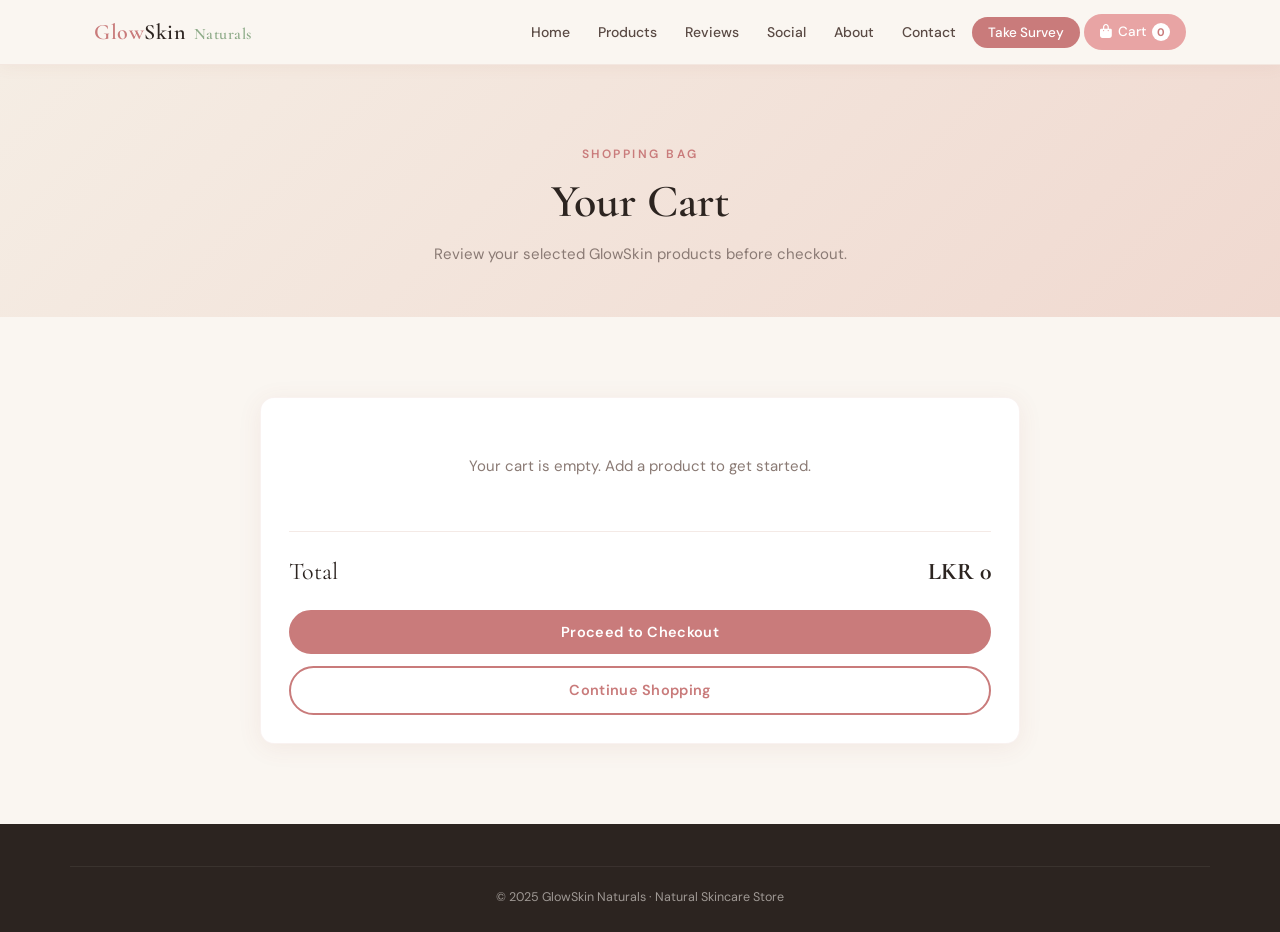
<file: cart.html>
<!DOCTYPE html>
<html lang="en">
<head>
  <meta charset="UTF-8" />
  <meta name="viewport" content="width=device-width, initial-scale=1.0" />
  <title>Your Cart — GlowSkin Naturals</title>

  <script async src="https://www.googletagmanager.com/gtag/js?id=G-S4M1JQSBMB"></script>
  <script>
    window.dataLayer = window.dataLayer || [];
    function gtag(){dataLayer.push(arguments);}
    gtag('js', new Date());
    gtag('config', 'G-S4M1JQSBMB');
  </script>

  <script>
    !function(f,b,e,v,n,t,s)
    {if(f.fbq)return;n=f.fbq=function(){n.callMethod?
    n.callMethod.apply(n,arguments):n.queue.push(arguments)};
    if(!f._fbq)f._fbq=n;n.push=n;n.loaded=!0;n.version='2.0';
    n.queue=[];t=b.createElement(e);t.async=!0;
    t.src=v;s=b.getElementsByTagName(e)[0];
    s.parentNode.insertBefore(t,s)}(window, document,'script',
    'https://connect.facebook.net/en_US/fbevents.js');
    fbq('init', 'META_PIXEL_ID_HERE');
    fbq('track', 'PageView');
  </script>

  <link rel="preconnect" href="https://fonts.googleapis.com">
  <link href="https://fonts.googleapis.com/css2?family=Cormorant+Garamond:wght@400;600;700&family=DM+Sans:wght@300;400;500;600;700&display=swap" rel="stylesheet">
  <link rel="stylesheet" href="https://cdnjs.cloudflare.com/ajax/libs/font-awesome/6.5.1/css/all.min.css">
  <link rel="stylesheet" href="css/style.css" />
  <!-- Google tag (gtag.js) -->
<script async src="https://www.googletagmanager.com/gtag/js?id=G-M2BKKZ3GL2"></script>
<script>
  window.dataLayer = window.dataLayer || [];
  function gtag(){dataLayer.push(arguments);}
  gtag('js', new Date());

  gtag('config', 'G-M2BKKZ3GL2');
</script>
</head>

<body>

<nav class="navbar" id="navbar">
  <div class="nav-inner">
    <a href="index.html" class="nav-logo">
      <span class="logo-glow">Glow</span><span class="logo-skin">Skin</span>
      <span class="logo-nat">Naturals</span>
    </a>

    <button class="nav-toggle" id="navToggle" aria-label="Toggle menu">☰</button>

    <ul class="nav-links" id="navLinks">
      <li><a href="index.html" onclick="closeMenu()">Home</a></li>
      <li><a href="products.html" onclick="closeMenu()">Products</a></li>
      <li><a href="reviews.html" onclick="closeMenu()">Reviews</a></li>
      <li><a href="social.html" onclick="closeMenu()">Social</a></li>
      <li><a href="about.html" onclick="closeMenu()">About</a></li>
      <li><a href="contact.html" onclick="closeMenu()">Contact</a></li>
      <li><a href="https://docs.google.com/forms/d/e/1FAIpQLSfaPi4slLabPhe-GNXSVw2Zmjw1OLrXjboKRof2g9LixX2TIg/viewform?usp=header" target="_blank" class="nav-cta">Take Survey</a></li>
      <li>
        <a href="cart.html" class="nav-cart active-nav">
          <i class="fa-solid fa-bag-shopping"></i>
          Cart <span id="cartCount">0</span>
        </a>
      </li>
    </ul>
  </div>
</nav>

<section class="page-hero">
  <div class="container">
    <span class="section-eyebrow">Shopping Bag</span>
    <h1 class="section-title">Your Cart</h1>
    <p class="section-sub">Review your selected GlowSkin products before checkout.</p>
  </div>
</section>

<section class="section-cart">
  <div class="container">
    <div class="cart-box">
      <div id="cartItems" class="cart-items">
        <p class="empty-cart">Your cart is empty. Add a product to get started.</p>
      </div>

      <div class="cart-summary">
        <div class="cart-total-row">
          <span>Total</span>
          <strong id="cartTotal">LKR 0</strong>
        </div>

        <button class="btn btn-primary checkout-btn" onclick="checkoutCart()">
          Proceed to Checkout
        </button>

        <a href="products.html" class="btn btn-outline checkout-btn" style="margin-top:12px">
          Continue Shopping
        </a>
      </div>
    </div>
  </div>
</section>

<footer class="footer">
  <div class="container footer-bottom">
    <p>© 2025 GlowSkin Naturals · Natural Skincare Store</p>
  </div>
</footer>

<script src="js/main.js"></script>
</body>
</html>
</file>
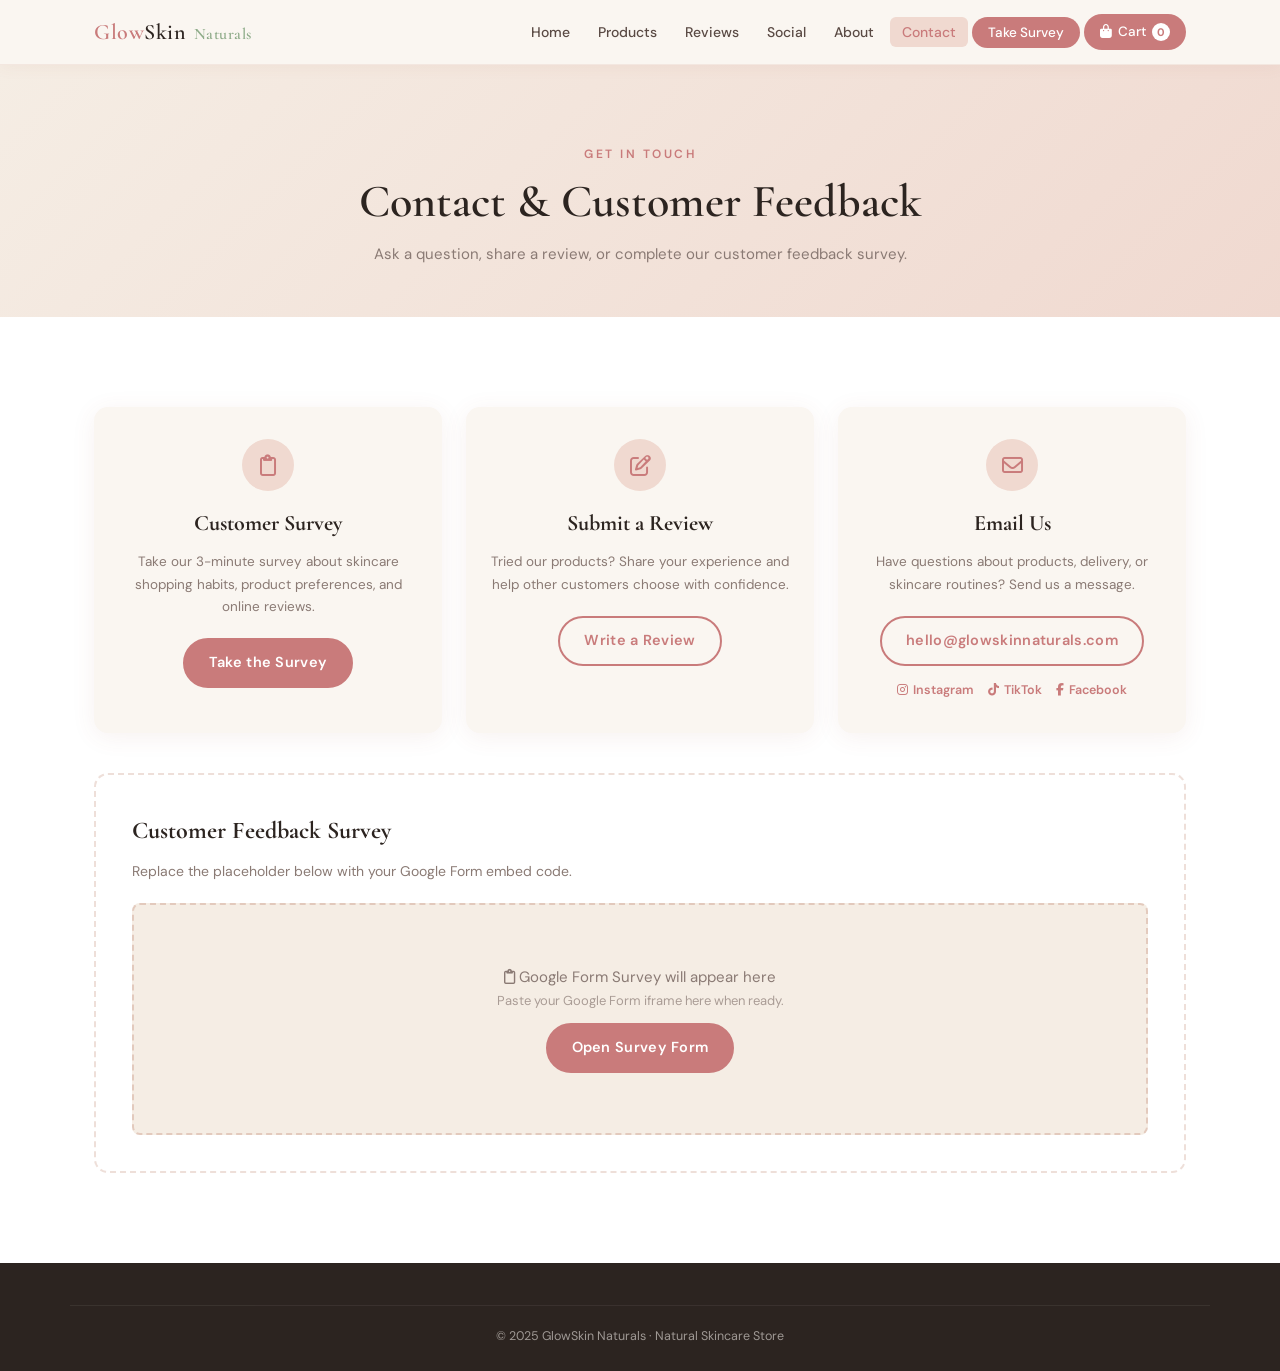
<file: contact.html>
<!DOCTYPE html>
<html lang="en">
<head>
  <meta charset="UTF-8" />
  <meta name="viewport" content="width=device-width, initial-scale=1.0" />
  <title>Contact — GlowSkin Naturals</title>

  <script async src="https://www.googletagmanager.com/gtag/js?id=G-S4M1JQSBMB"></script>
  <script>
    window.dataLayer = window.dataLayer || [];
    function gtag(){dataLayer.push(arguments);}
    gtag('js', new Date());
    gtag('config', 'G-S4M1JQSBMB');
  </script>

  <script>
    !function(f,b,e,v,n,t,s)
    {if(f.fbq)return;n=f.fbq=function(){n.callMethod?
    n.callMethod.apply(n,arguments):n.queue.push(arguments)};
    if(!f._fbq)f._fbq=n;n.push=n;n.loaded=!0;n.version='2.0';
    n.queue=[];t=b.createElement(e);t.async=!0;
    t.src=v;s=b.getElementsByTagName(e)[0];
    s.parentNode.insertBefore(t,s)}(window, document,'script',
    'https://connect.facebook.net/en_US/fbevents.js');
    fbq('init', 'META_PIXEL_ID_HERE');
    fbq('track', 'PageView');
  </script>

  <link rel="preconnect" href="https://fonts.googleapis.com">
  <link href="https://fonts.googleapis.com/css2?family=Cormorant+Garamond:wght@400;600;700&family=DM+Sans:wght@300;400;500;600;700&display=swap" rel="stylesheet">
  <link rel="stylesheet" href="https://cdnjs.cloudflare.com/ajax/libs/font-awesome/6.5.1/css/all.min.css">
  <link rel="stylesheet" href="css/style.css" />
  <!-- Google tag (gtag.js) -->
<script async src="https://www.googletagmanager.com/gtag/js?id=G-M2BKKZ3GL2"></script>
<script>
  window.dataLayer = window.dataLayer || [];
  function gtag(){dataLayer.push(arguments);}
  gtag('js', new Date());

  gtag('config', 'G-M2BKKZ3GL2');
</script>
</head>

<body>

<nav class="navbar" id="navbar">
  <div class="nav-inner">
    <a href="index.html" class="nav-logo">
      <span class="logo-glow">Glow</span><span class="logo-skin">Skin</span>
      <span class="logo-nat">Naturals</span>
    </a>

    <button class="nav-toggle" id="navToggle" aria-label="Toggle menu">☰</button>

    <ul class="nav-links" id="navLinks">
      <li><a href="index.html">Home</a></li>
      <li><a href="products.html">Products</a></li>
      <li><a href="reviews.html">Reviews</a></li>
      <li><a href="social.html">Social</a></li>
      <li><a href="about.html">About</a></li>
      <li><a href="contact.html" class="active-link">Contact</a></li>
      <li><a href="https://docs.google.com/forms/d/e/1FAIpQLSfaPi4slLabPhe-GNXSVw2Zmjw1OLrXjboKRof2g9LixX2TIg/viewform?usp=header" target="_blank" class="nav-cta">Take Survey</a></li>
      <li><a href="cart.html" class="nav-cart"><i class="fa-solid fa-bag-shopping"></i> Cart <span id="cartCount">0</span></a></li>
    </ul>
  </div>
</nav>

<section class="page-hero">
  <div class="container">
    <span class="section-eyebrow">Get in Touch</span>
    <h1 class="section-title">Contact & Customer Feedback</h1>
    <p class="section-sub">Ask a question, share a review, or complete our customer feedback survey.</p>
  </div>
</section>

<section class="section-contact">
  <div class="container">
    <div class="contact-grid">
      <div class="contact-card">
        <div class="contact-icon"><i class="fa-regular fa-clipboard"></i></div>
        <h3>Customer Survey</h3>
        <p>Take our 3-minute survey about skincare shopping habits, product preferences, and online reviews.</p>
        <a href="https://docs.google.com/forms/d/e/1FAIpQLSfaPi4slLabPhe-GNXSVw2Zmjw1OLrXjboKRof2g9LixX2TIg/viewform?usp=header" target="_blank" class="btn btn-primary">Take the Survey</a>
      </div>

      <div class="contact-card">
        <div class="contact-icon"><i class="fa-regular fa-pen-to-square"></i></div>
        <h3>Submit a Review</h3>
        <p>Tried our products? Share your experience and help other customers choose with confidence.</p>
        <a href="https://docs.google.com/forms/d/e/1FAIpQLSfaPi4slLabPhe-GNXSVw2Zmjw1OLrXjboKRof2g9LixX2TIg/viewform?usp=header" target="_blank" class="btn btn-outline">Write a Review</a>
      </div>

      <div class="contact-card">
        <div class="contact-icon"><i class="fa-regular fa-envelope"></i></div>
        <h3>Email Us</h3>
        <p>Have questions about products, delivery, or skincare routines? Send us a message.</p>
        <a href="mailto:hello@glowskinnaturals.com" class="btn btn-outline">hello@glowskinnaturals.com</a>

        <div class="social-links-mini">
          <a href="social.html"><i class="fa-brands fa-instagram"></i> Instagram</a>
          <a href="social.html"><i class="fa-brands fa-tiktok"></i> TikTok</a>
          <a href="social.html"><i class="fa-brands fa-facebook-f"></i> Facebook</a>
        </div>
      </div>
    </div>

    <div class="form-embed-section contact-form-block">
      <h3>Customer Feedback Survey</h3>
      <p class="form-note">
        Replace the placeholder below with your Google Form embed code.
      </p>

      <div class="form-placeholder">
        <p><i class="fa-regular fa-clipboard"></i> Google Form Survey will appear here</p>
        <p style="font-size:13px;opacity:.7">Paste your Google Form iframe here when ready.</p>
        <a href="https://docs.google.com/forms/d/e/1FAIpQLSfaPi4slLabPhe-GNXSVw2Zmjw1OLrXjboKRof2g9LixX2TIg/viewform?usp=header" target="_blank" class="btn btn-primary" style="margin-top:12px">
          Open Survey Form
        </a>
      </div>
    </div>
  </div>
</section>

<footer class="footer">
  <div class="container footer-bottom">
    <p>© 2025 GlowSkin Naturals · Natural Skincare Store</p>
  </div>
</footer>

<script src="js/main.js"></script>
</body>
</html>
</file>
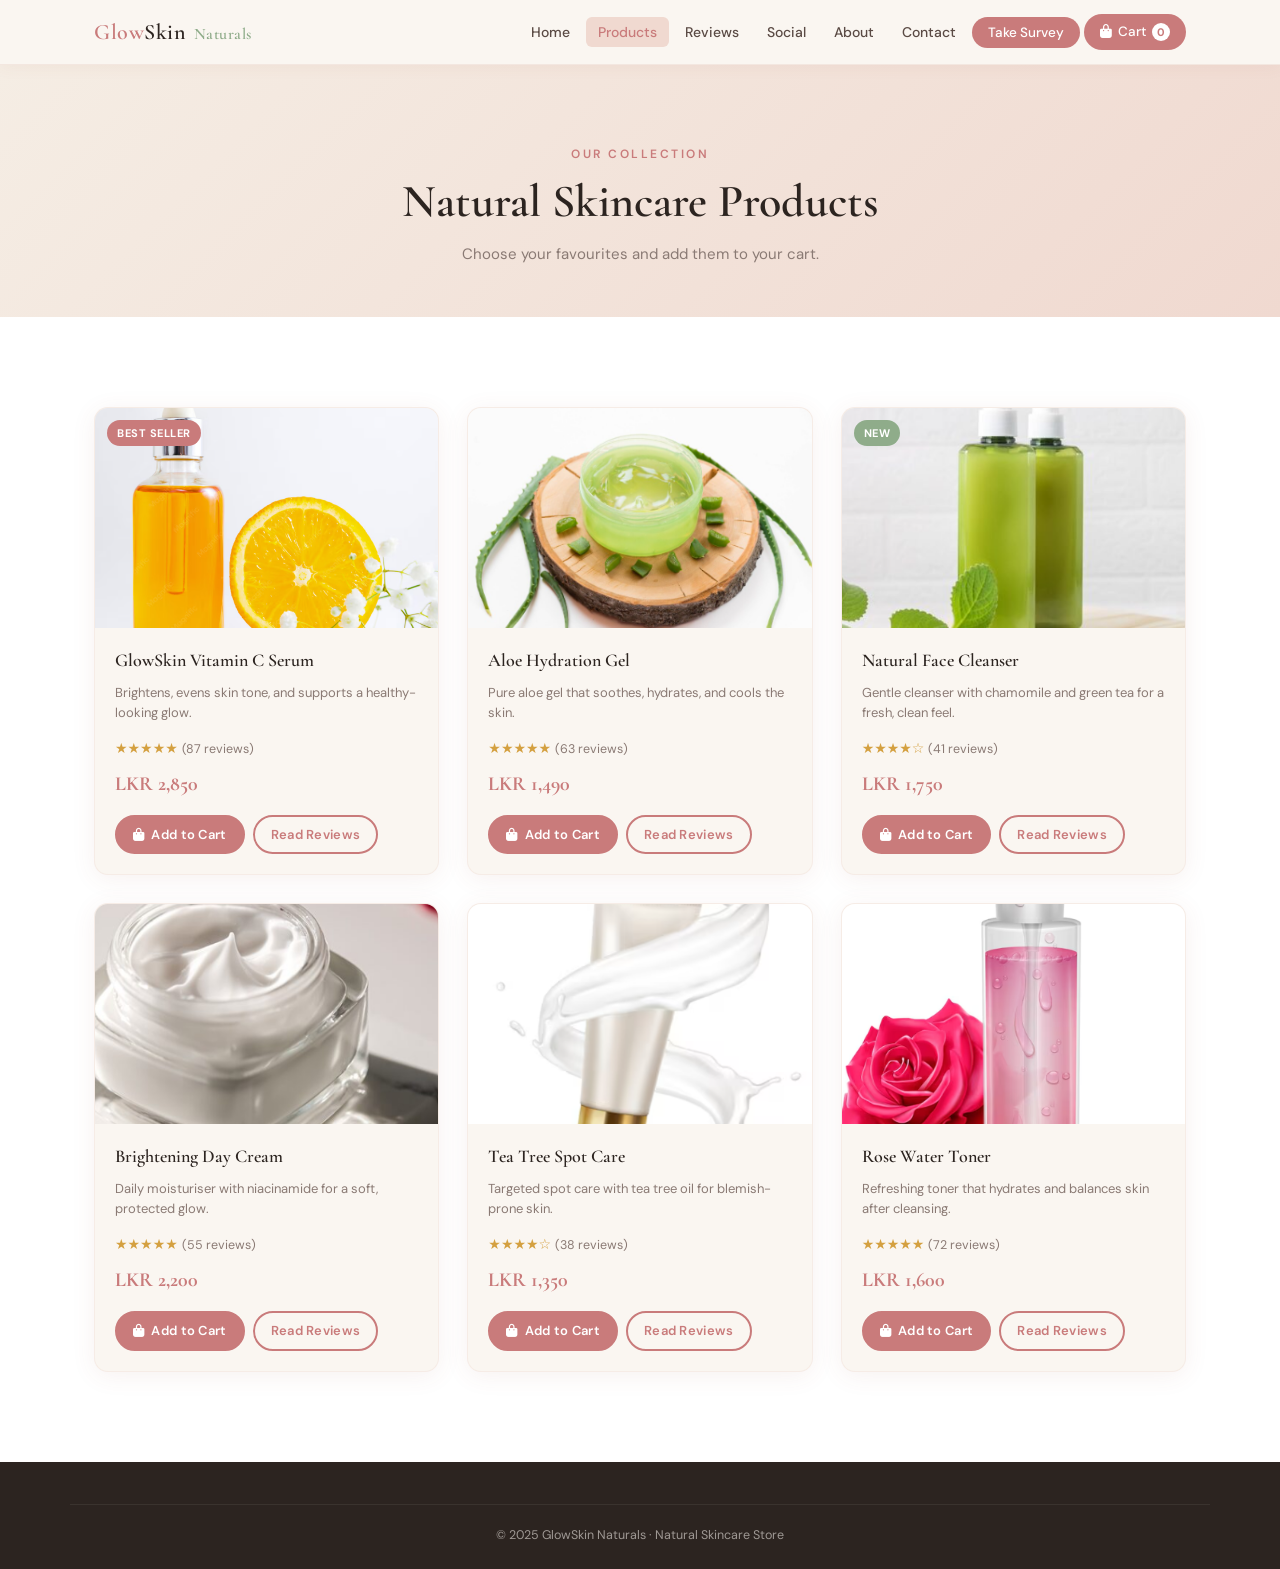
<file: products.html>
<!DOCTYPE html>
<html lang="en">
<head>
  <meta charset="UTF-8" />
  <meta name="viewport" content="width=device-width, initial-scale=1.0" />
  <title>Products — GlowSkin Naturals</title>

  <script async src="https://www.googletagmanager.com/gtag/js?id=G-S4M1JQSBMB"></script>
  <script>
    window.dataLayer = window.dataLayer || [];
    function gtag(){dataLayer.push(arguments);}
    gtag('js', new Date());
    gtag('config', 'G-S4M1JQSBMB');
  </script>

  <script>
    !function(f,b,e,v,n,t,s)
    {if(f.fbq)return;n=f.fbq=function(){n.callMethod?
    n.callMethod.apply(n,arguments):n.queue.push(arguments)};
    if(!f._fbq)f._fbq=n;n.push=n;n.loaded=!0;n.version='2.0';
    n.queue=[];t=b.createElement(e);t.async=!0;
    t.src=v;s=b.getElementsByTagName(e)[0];
    s.parentNode.insertBefore(t,s)}(window, document,'script',
    'https://connect.facebook.net/en_US/fbevents.js');
    fbq('init', 'META_PIXEL_ID_HERE');
    fbq('track', 'PageView');
  </script>

  <link rel="preconnect" href="https://fonts.googleapis.com">
  <link href="https://fonts.googleapis.com/css2?family=Cormorant+Garamond:wght@400;600;700&family=DM+Sans:wght@300;400;500;600;700&display=swap" rel="stylesheet">
  <link rel="stylesheet" href="https://cdnjs.cloudflare.com/ajax/libs/font-awesome/6.5.1/css/all.min.css">
  <link rel="stylesheet" href="css/style.css" />
  <!-- Google tag (gtag.js) -->
<script async src="https://www.googletagmanager.com/gtag/js?id=G-M2BKKZ3GL2"></script>
<script>
  window.dataLayer = window.dataLayer || [];
  function gtag(){dataLayer.push(arguments);}
  gtag('js', new Date());

  gtag('config', 'G-M2BKKZ3GL2');
</script>
</head>

<body>

<nav class="navbar" id="navbar">
  <div class="nav-inner">
    <a href="index.html" class="nav-logo">
      <span class="logo-glow">Glow</span><span class="logo-skin">Skin</span>
      <span class="logo-nat">Naturals</span>
    </a>

    <button class="nav-toggle" id="navToggle" aria-label="Toggle menu">☰</button>

    <ul class="nav-links" id="navLinks">
      <li><a href="index.html" onclick="closeMenu()">Home</a></li>
      <li><a href="products.html" class="active-link" onclick="closeMenu()">Products</a></li>
      <li><a href="reviews.html" onclick="closeMenu()">Reviews</a></li>
      <li><a href="social.html" onclick="closeMenu()">Social</a></li>
      <li><a href="about.html" onclick="closeMenu()">About</a></li>
      <li><a href="contact.html" onclick="closeMenu()">Contact</a></li>
      <li><a href="https://docs.google.com/forms/d/e/1FAIpQLSfaPi4slLabPhe-GNXSVw2Zmjw1OLrXjboKRof2g9LixX2TIg/viewform?usp=header" target="_blank" class="nav-cta">Take Survey</a></li>
      <li>
        <a href="cart.html" class="nav-cart">
          <i class="fa-solid fa-bag-shopping"></i>
          Cart <span id="cartCount">0</span>
        </a>
      </li>
    </ul>
  </div>
</nav>

<section class="page-hero">
  <div class="container">
    <span class="section-eyebrow">Our Collection</span>
    <h1 class="section-title">Natural Skincare Products</h1>
    <p class="section-sub">Choose your favourites and add them to your cart.</p>
  </div>
</section>

<section class="section-products">
  <div class="container">
    <div class="products-grid">

      <div class="product-card">
        <div class="product-img-wrap">
          <img src="images/vitcserum.png" alt="Vitamin C Serum" class="product-img">
          <span class="product-badge">Best Seller</span>
        </div>
        <div class="product-info">
          <h3 class="product-name">GlowSkin Vitamin C Serum</h3>
          <p class="product-desc">Brightens, evens skin tone, and supports a healthy-looking glow.</p>
          <div class="product-stars">★★★★★ <span class="review-count">(87 reviews)</span></div>
          <div class="product-price">LKR 2,850</div>
          <div class="product-buttons">
            <button class="btn btn-primary btn-sm add-cart-btn" data-name="GlowSkin Vitamin C Serum" data-price="2850">
              <i class="fa-solid fa-bag-shopping"></i> Add to Cart
            </button>
            <a href="reviews.html" class="btn btn-outline btn-sm">Read Reviews</a>
          </div>
        </div>
      </div>

      <div class="product-card">
        <div class="product-img-wrap">
          <img src="images/aloegel.png" alt="Aloe Hydration Gel" class="product-img">
        </div>
        <div class="product-info">
          <h3 class="product-name">Aloe Hydration Gel</h3>
          <p class="product-desc">Pure aloe gel that soothes, hydrates, and cools the skin.</p>
          <div class="product-stars">★★★★★ <span class="review-count">(63 reviews)</span></div>
          <div class="product-price">LKR 1,490</div>
          <div class="product-buttons">
            <button class="btn btn-primary btn-sm add-cart-btn" data-name="Aloe Hydration Gel" data-price="1490">
              <i class="fa-solid fa-bag-shopping"></i> Add to Cart
            </button>
            <a href="reviews.html" class="btn btn-outline btn-sm">Read Reviews</a>
          </div>
        </div>
      </div>

      <div class="product-card">
        <div class="product-img-wrap">
          <img src="images/cleanser.png" alt="Natural Face Cleanser" class="product-img">
          <span class="product-badge product-badge-new">New</span>
        </div>
        <div class="product-info">
          <h3 class="product-name">Natural Face Cleanser</h3>
          <p class="product-desc">Gentle cleanser with chamomile and green tea for a fresh, clean feel.</p>
          <div class="product-stars">★★★★☆ <span class="review-count">(41 reviews)</span></div>
          <div class="product-price">LKR 1,750</div>
          <div class="product-buttons">
            <button class="btn btn-primary btn-sm add-cart-btn" data-name="Natural Face Cleanser" data-price="1750">
              <i class="fa-solid fa-bag-shopping"></i> Add to Cart
            </button>
            <a href="reviews.html" class="btn btn-outline btn-sm">Read Reviews</a>
          </div>
        </div>
      </div>

      <div class="product-card">
        <div class="product-img-wrap">
          <img src="images/daycream.png" alt="Brightening Day Cream" class="product-img">
        </div>
        <div class="product-info">
          <h3 class="product-name">Brightening Day Cream</h3>
          <p class="product-desc">Daily moisturiser with niacinamide for a soft, protected glow.</p>
          <div class="product-stars">★★★★★ <span class="review-count">(55 reviews)</span></div>
          <div class="product-price">LKR 2,200</div>
          <div class="product-buttons">
            <button class="btn btn-primary btn-sm add-cart-btn" data-name="Brightening Day Cream" data-price="2200">
              <i class="fa-solid fa-bag-shopping"></i> Add to Cart
            </button>
            <a href="reviews.html" class="btn btn-outline btn-sm">Read Reviews</a>
          </div>
        </div>
      </div>

      <div class="product-card">
        <div class="product-img-wrap">
          <img src="images/spotcream.png" alt="Tea Tree Spot Care" class="product-img">
        </div>
        <div class="product-info">
          <h3 class="product-name">Tea Tree Spot Care</h3>
          <p class="product-desc">Targeted spot care with tea tree oil for blemish-prone skin.</p>
          <div class="product-stars">★★★★☆ <span class="review-count">(38 reviews)</span></div>
          <div class="product-price">LKR 1,350</div>
          <div class="product-buttons">
            <button class="btn btn-primary btn-sm add-cart-btn" data-name="Tea Tree Spot Care" data-price="1350">
              <i class="fa-solid fa-bag-shopping"></i> Add to Cart
            </button>
            <a href="reviews.html" class="btn btn-outline btn-sm">Read Reviews</a>
          </div>
        </div>
      </div>

      <div class="product-card">
        <div class="product-img-wrap">
          <img src="images/Rosewater.png" alt="Rose Water Toner" class="product-img">
        </div>
        <div class="product-info">
          <h3 class="product-name">Rose Water Toner</h3>
          <p class="product-desc">Refreshing toner that hydrates and balances skin after cleansing.</p>
          <div class="product-stars">★★★★★ <span class="review-count">(72 reviews)</span></div>
          <div class="product-price">LKR 1,600</div>
          <div class="product-buttons">
            <button class="btn btn-primary btn-sm add-cart-btn"
        data-name="GlowSkin Vitamin C Serum"
        data-price="2850">
  <i class="fa-solid fa-bag-shopping"></i>
  Add to Cart
</button>
            <a href="reviews.html" class="btn btn-outline btn-sm">Read Reviews</a>
          </div>
        </div>
      </div>

    </div>
  </div>
</section>

<footer class="footer">
  <div class="container footer-bottom">
    <p>© 2025 GlowSkin Naturals · Natural Skincare Store</p>
  </div>
</footer>

<script src="js/main.js"></script>
</body>
</html>
</file>
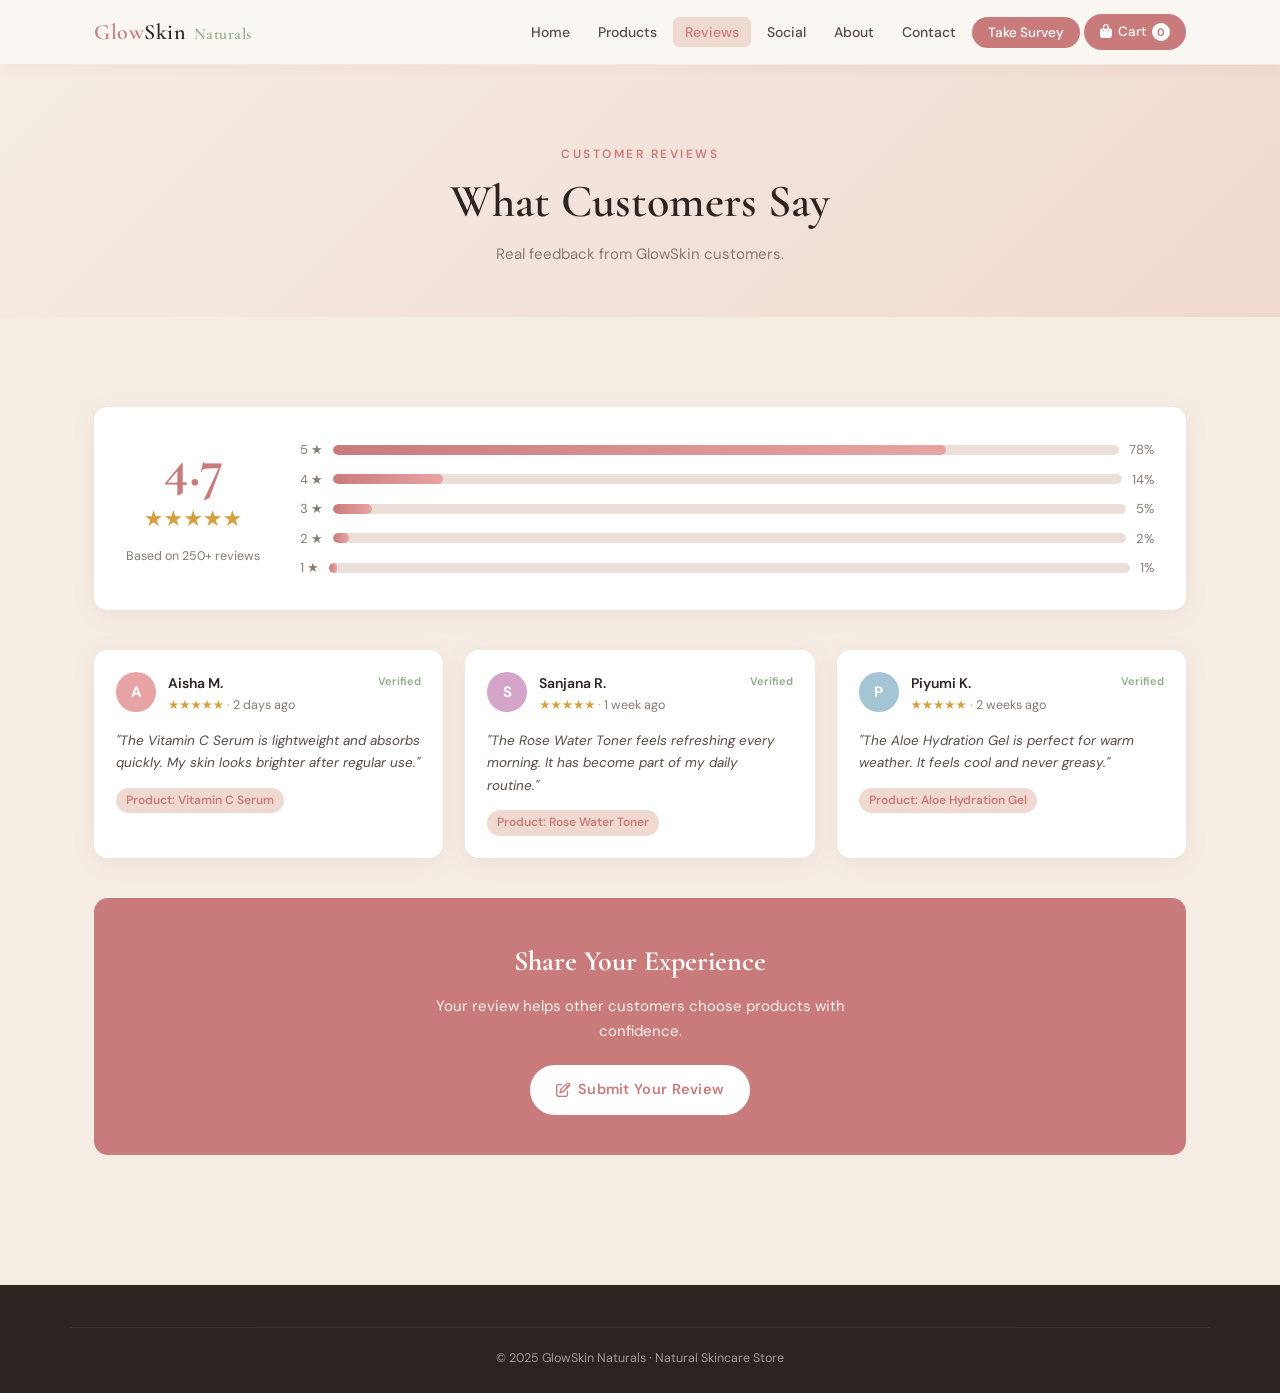
<file: reviews.html>
<!DOCTYPE html>
<html lang="en">
<head>
  <meta charset="UTF-8" />
  <meta name="viewport" content="width=device-width, initial-scale=1.0" />
  <title>Reviews — GlowSkin Naturals</title>

  <script async src="https://www.googletagmanager.com/gtag/js?id=G-S4M1JQSBMB"></script>
  <script>
    window.dataLayer = window.dataLayer || [];
    function gtag(){dataLayer.push(arguments);}
    gtag('js', new Date());
    gtag('config', 'G-S4M1JQSBMB');
  </script>

  <script>
    !function(f,b,e,v,n,t,s)
    {if(f.fbq)return;n=f.fbq=function(){n.callMethod?
    n.callMethod.apply(n,arguments):n.queue.push(arguments)};
    if(!f._fbq)f._fbq=n;n.push=n;n.loaded=!0;n.version='2.0';
    n.queue=[];t=b.createElement(e);t.async=!0;
    t.src=v;s=b.getElementsByTagName(e)[0];
    s.parentNode.insertBefore(t,s)}(window, document,'script',
    'https://connect.facebook.net/en_US/fbevents.js');
    fbq('init', 'META_PIXEL_ID_HERE');
    fbq('track', 'PageView');
  </script>

  <link rel="preconnect" href="https://fonts.googleapis.com">
  <link href="https://fonts.googleapis.com/css2?family=Cormorant+Garamond:wght@400;600;700&family=DM+Sans:wght@300;400;500;600;700&display=swap" rel="stylesheet">
  <link rel="stylesheet" href="https://cdnjs.cloudflare.com/ajax/libs/font-awesome/6.5.1/css/all.min.css">
  <link rel="stylesheet" href="css/style.css" />

  <!-- Google tag (gtag.js) -->
<script async src="https://www.googletagmanager.com/gtag/js?id=G-M2BKKZ3GL2"></script>
<script>
  window.dataLayer = window.dataLayer || [];
  function gtag(){dataLayer.push(arguments);}
  gtag('js', new Date());

  gtag('config', 'G-M2BKKZ3GL2');
</script>
</head>

<body>

<nav class="navbar" id="navbar">
  <div class="nav-inner">
    <a href="index.html" class="nav-logo">
      <span class="logo-glow">Glow</span><span class="logo-skin">Skin</span>
      <span class="logo-nat">Naturals</span>
    </a>

    <button class="nav-toggle" id="navToggle" aria-label="Toggle menu">☰</button>

    <ul class="nav-links" id="navLinks">
      <li><a href="index.html">Home</a></li>
      <li><a href="products.html">Products</a></li>
      <li><a href="reviews.html" class="active-link">Reviews</a></li>
      <li><a href="social.html">Social</a></li>
      <li><a href="about.html">About</a></li>
      <li><a href="contact.html">Contact</a></li>
      <li><a href="https://docs.google.com/forms/d/e/1FAIpQLSfaPi4slLabPhe-GNXSVw2Zmjw1OLrXjboKRof2g9LixX2TIg/viewform?usp=header" target="_blank" class="nav-cta">Take Survey</a></li>
      <li><a href="cart.html" class="nav-cart"><i class="fa-solid fa-bag-shopping"></i> Cart <span id="cartCount">0</span></a></li>
    </ul>
  </div>
</nav>

<section class="page-hero">
  <div class="container">
    <span class="section-eyebrow">Customer Reviews</span>
    <h1 class="section-title">What Customers Say</h1>
    <p class="section-sub">Real feedback from GlowSkin customers.</p>
  </div>
</section>

<section class="section-reviews">
  <div class="container">
    <div class="rating-summary">
      <div class="rating-big">
        <span class="rating-num">4.7</span>
        <div class="rating-stars-big">★★★★★</div>
        <span class="rating-total">Based on 250+ reviews</span>
      </div>

      <div class="rating-bars">
        <div class="rbar-row"><span>5 ★</span><div class="rbar"><div class="rbar-fill" style="width:78%"></div></div><span>78%</span></div>
        <div class="rbar-row"><span>4 ★</span><div class="rbar"><div class="rbar-fill" style="width:14%"></div></div><span>14%</span></div>
        <div class="rbar-row"><span>3 ★</span><div class="rbar"><div class="rbar-fill" style="width:5%"></div></div><span>5%</span></div>
        <div class="rbar-row"><span>2 ★</span><div class="rbar"><div class="rbar-fill" style="width:2%"></div></div><span>2%</span></div>
        <div class="rbar-row"><span>1 ★</span><div class="rbar"><div class="rbar-fill" style="width:1%"></div></div><span>1%</span></div>
      </div>
    </div>

    <div class="reviews-grid">
      <div class="review-card">
        <div class="review-header">
          <div class="reviewer-avatar">A</div>
          <div>
            <div class="reviewer-name">Aisha M.</div>
            <div class="review-meta">★★★★★ · <span class="review-time">2 days ago</span></div>
          </div>
          <span class="verified-badge">Verified</span>
        </div>
        <p class="review-text">"The Vitamin C Serum is lightweight and absorbs quickly. My skin looks brighter after regular use."</p>
        <div class="review-product">Product: Vitamin C Serum</div>
      </div>

      <div class="review-card">
        <div class="review-header">
          <div class="reviewer-avatar" style="background:#d4a5c9">S</div>
          <div>
            <div class="reviewer-name">Sanjana R.</div>
            <div class="review-meta">★★★★★ · <span class="review-time">1 week ago</span></div>
          </div>
          <span class="verified-badge">Verified</span>
        </div>
        <p class="review-text">"The Rose Water Toner feels refreshing every morning. It has become part of my daily routine."</p>
        <div class="review-product">Product: Rose Water Toner</div>
      </div>

      <div class="review-card">
        <div class="review-header">
          <div class="reviewer-avatar" style="background:#a5c4d4">P</div>
          <div>
            <div class="reviewer-name">Piyumi K.</div>
            <div class="review-meta">★★★★★ · <span class="review-time">2 weeks ago</span></div>
          </div>
          <span class="verified-badge">Verified</span>
        </div>
        <p class="review-text">"The Aloe Hydration Gel is perfect for warm weather. It feels cool and never greasy."</p>
        <div class="review-product">Product: Aloe Hydration Gel</div>
      </div>
    </div>

    <div class="review-cta-box">
      <h3>Share Your Experience</h3>
      <p>Your review helps other customers choose products with confidence.</p>
      <a href="https://docs.google.com/forms/d/e/1FAIpQLSfaPi4slLabPhe-GNXSVw2Zmjw1OLrXjboKRof2g9LixX2TIg/viewform?usp=header" target="_blank" class="btn btn-primary">
        <i class="fa-regular fa-pen-to-square"></i>
        Submit Your Review
      </a>
    </div>
  </div>
</section>

<footer class="footer">
  <div class="container footer-bottom">
    <p>© 2025 GlowSkin Naturals · Natural Skincare Store</p>
  </div>
</footer>

<script src="js/main.js"></script>
</body>
</html>
</file>
<file: css/style.css>
:root {
  --rose: #e8a4a4;
  --rose-deep: #c97b7b;
  --cream: #faf6f1;
  --warm: #f5ede4;
  --blush: #f0d9d0;
  --sage: #8fac8a;
  --text: #2c2420;
  --text-mid: #5a4a44;
  --text-muted: #8a7a74;
  --white: #ffffff;
  --shadow: 0 4px 24px rgba(150,80,60,.08);
  --shadow-lg: 0 8px 40px rgba(150,80,60,.12);
  --radius: 14px;
  --radius-sm: 8px;
  --font-head: 'Cormorant Garamond', Georgia, serif;
  --font-body: 'DM Sans', system-ui, sans-serif;
  --transition: all .25s ease;
}

*, *::before, *::after {
  box-sizing: border-box;
  margin: 0;
  padding: 0;
}

html {
  scroll-behavior: smooth;
}

body {
  font-family: var(--font-body);
  background: var(--cream);
  color: var(--text);
  line-height: 1.65;
  font-size: 15px;
}

img {
  max-width: 100%;
  display: block;
}

a {
  text-decoration: none;
  color: inherit;
}

.container {
  max-width: 1140px;
  margin: 0 auto;
  padding: 0 24px;
}

/* NAVBAR */

.navbar {
  position: sticky;
  top: 0;
  z-index: 1000;
  background: rgba(250,246,241,.95);
  backdrop-filter: blur(12px);
  border-bottom: 1px solid rgba(200,150,130,.15);
  box-shadow: 0 2px 16px rgba(150,80,60,.06);
}

.nav-inner {
  max-width: 1140px;
  margin: auto;
  padding: 0 24px;
  display: flex;
  align-items: center;
  justify-content: space-between;
  height: 64px;
}

.nav-logo {
  font-family: var(--font-head);
  font-size: 22px;
  font-weight: 600;
  letter-spacing: .5px;
}

.logo-glow {
  color: var(--rose-deep);
}

.logo-skin {
  color: var(--text);
}

.logo-nat {
  color: var(--sage);
  font-size: 16px;
  margin-left: 2px;
}

.footer .logo-skin {
  color: var(--cream);
}

.footer .logo-glow {
  color: var(--rose);
}

.footer .logo-nat {
  color: var(--sage);
}

.nav-links {
  display: flex;
  align-items: center;
  gap: 4px;
  list-style: none;
}

.nav-links a {
  padding: 6px 12px;
  border-radius: 6px;
  font-size: 14px;
  font-weight: 500;
  color: var(--text-mid);
  transition: var(--transition);
}

.nav-links a:hover,
.nav-links .active-link {
  background: var(--blush);
  color: var(--rose-deep);
}

.nav-cta,
.nav-cart {
  background: var(--rose-deep) !important;
  color: #fff !important;
  padding: 7px 16px !important;
  border-radius: 20px !important;
  font-size: 13.5px !important;
}

.nav-cart {
  display: inline-flex;
  align-items: center;
  gap: 6px;
}

.active-nav {
  background: var(--rose) !important;
}

#cartCount {
  background: #fff;
  color: var(--rose-deep);
  min-width: 18px;
  height: 18px;
  padding: 0 5px;
  border-radius: 999px;
  font-size: 11px;
  font-weight: 700;
  display: inline-flex;
  align-items: center;
  justify-content: center;
}

.nav-toggle {
  display: none;
  background: none;
  border: none;
  font-size: 22px;
  cursor: pointer;
  color: var(--text);
}

/* BUTTONS */

.btn {
  display: inline-flex;
  align-items: center;
  justify-content: center;
  gap: 7px;
  padding: 11px 24px;
  border-radius: 30px;
  font-family: var(--font-body);
  font-size: 14.5px;
  font-weight: 600;
  cursor: pointer;
  border: 2px solid transparent;
  transition: var(--transition);
  letter-spacing: .3px;
  white-space: nowrap;
}

.btn-primary {
  background: var(--rose-deep);
  color: #fff;
  border-color: var(--rose-deep);
}

.btn-primary:hover {
  background: #b56060;
  border-color: #b56060;
  transform: translateY(-2px);
  box-shadow: 0 6px 20px rgba(200,100,100,.25);
}

.btn-outline {
  background: transparent;
  color: var(--rose-deep);
  border-color: var(--rose-deep);
}

.btn-outline:hover {
  background: var(--rose-deep);
  color: #fff;
  transform: translateY(-2px);
}

.btn-ghost {
  background: rgba(255,255,255,.7);
  color: var(--text);
  border-color: rgba(200,150,130,.3);
}

.btn-ghost:hover {
  background: #fff;
  transform: translateY(-2px);
}

.btn-sm {
  padding: 7px 16px;
  font-size: 13px;
  border-radius: 20px;
}

.btn-social {
  width: 100%;
  border-radius: 10px;
  padding: 12px;
  margin-top: 14px;
  font-size: 14px;
}

.btn-instagram {
  background: linear-gradient(135deg,#f09433,#e6683c,#dc2743,#cc2366,#bc1888);
  color: #fff;
  border: none;
}

.btn-tiktok {
  background: #000;
  color: #fff;
  border-color: #333;
}

.btn-facebook {
  background: #1877f2;
  color: #fff;
  border-color: #1877f2;
}

.btn-whatsapp {
  background: #25d366;
  color: #fff;
  border-color: #25d366;
}

/* SHARED */

.section-header {
  text-align: center;
  margin-bottom: 48px;
}

.section-eyebrow {
  font-size: 12px;
  font-weight: 600;
  letter-spacing: 2.5px;
  text-transform: uppercase;
  color: var(--rose-deep);
  display: block;
  margin-bottom: 10px;
}

.section-title {
  font-family: var(--font-head);
  font-size: clamp(30px, 4vw, 46px);
  font-weight: 600;
  color: var(--text);
  line-height: 1.15;
  margin-bottom: 14px;
}

.section-title em {
  color: var(--rose-deep);
  font-style: italic;
}

.section-sub {
  color: var(--text-muted);
  max-width: 620px;
  margin: 0 auto;
  font-size: 15px;
  line-height: 1.7;
}

.page-hero {
  padding: 80px 0 50px;
  background: linear-gradient(135deg, var(--warm), var(--blush));
  text-align: center;
}

/* HERO */

.hero {
  position: relative;
  min-height: 88vh;
  display: flex;
  align-items: center;
  background: linear-gradient(135deg, var(--warm) 0%, var(--blush) 60%, #f5e0e0 100%);
  overflow: hidden;
  padding: 60px 0;
}

.hero-bg-pattern {
  position: absolute;
  inset: 0;
  background-image:
    radial-gradient(circle at 80% 20%, rgba(232,164,164,.25) 0%, transparent 40%),
    radial-gradient(circle at 10% 80%, rgba(143,172,138,.15) 0%, transparent 40%);
}

.hero-inner {
  display: grid;
  grid-template-columns: 1fr 1fr;
  gap: 60px;
  align-items: center;
  position: relative;
  z-index: 1;
}

.hero-eyebrow {
  font-size: 12px;
  letter-spacing: 3px;
  text-transform: uppercase;
  color: var(--rose-deep);
  font-weight: 600;
  display: block;
  margin-bottom: 16px;
}

.hero-title {
  font-family: var(--font-head);
  font-size: clamp(38px, 5.5vw, 66px);
  font-weight: 600;
  line-height: 1.08;
  margin-bottom: 20px;
}

.hero-desc {
  color: var(--text-mid);
  font-size: 16px;
  line-height: 1.7;
  max-width: 440px;
  margin-bottom: 32px;
}

.hero-buttons {
  display: flex;
  flex-wrap: wrap;
  gap: 12px;
  margin-bottom: 40px;
}

.hero-stats {
  display: flex;
  align-items: center;
  background: rgba(255,255,255,.6);
  backdrop-filter: blur(8px);
  border-radius: 16px;
  padding: 18px 24px;
  border: 1px solid rgba(200,150,130,.2);
}

.stat-item {
  text-align: center;
  flex: 1;
}

.stat-num {
  display: block;
  font-family: var(--font-head);
  font-size: 22px;
  font-weight: 700;
  color: var(--rose-deep);
}

.stat-lbl {
  font-size: 11px;
  color: var(--text-muted);
  letter-spacing: .5px;
}

.stat-divider {
  width: 1px;
  height: 36px;
  background: rgba(200,150,130,.25);
  margin: 0 8px;
}

.hero-image-frame {
  position: relative;
  border-radius: 24px;
  overflow: hidden;
  box-shadow: var(--shadow-lg);
}

.hero-img {
  width: 100%;
  height: 480px;
  object-fit: cover;
}

.hero-badge {
  position: absolute;
  bottom: 20px;
  right: 20px;
  background: #fff;
  border-radius: 12px;
  padding: 10px 16px;
  font-size: 13px;
  font-weight: 600;
  text-align: center;
  box-shadow: var(--shadow);
}

.hero-badge i {
  color: #d4a040;
}

/* PRODUCTS */

.section-products {
  padding: 90px 0;
  background: var(--white);
}

.products-grid {
  display: grid;
  grid-template-columns: repeat(3, 1fr);
  gap: 28px;
}

.product-card {
  background: var(--cream);
  border-radius: var(--radius);
  overflow: hidden;
  box-shadow: var(--shadow);
  transition: var(--transition);
  border: 1px solid rgba(200,150,130,.1);
}

.product-card:hover {
  transform: translateY(-6px);
  box-shadow: var(--shadow-lg);
}

.product-img-wrap {
  position: relative;
  overflow: hidden;
  height: 220px;
}

.product-img {
  width: 100%;
  height: 100%;
  object-fit: cover;
  transition: transform .4s ease;
}

.product-card:hover .product-img {
  transform: scale(1.05);
}

.product-badge {
  position: absolute;
  top: 12px;
  left: 12px;
  background: var(--rose-deep);
  color: #fff;
  font-size: 11px;
  font-weight: 700;
  padding: 4px 10px;
  border-radius: 20px;
  letter-spacing: .5px;
  text-transform: uppercase;
}

.product-badge-new {
  background: var(--sage);
}

.product-info {
  padding: 18px 20px 20px;
}

.product-name {
  font-family: var(--font-head);
  font-size: 18px;
  font-weight: 600;
  margin-bottom: 7px;
}

.product-desc {
  font-size: 13px;
  color: var(--text-muted);
  line-height: 1.55;
  margin-bottom: 12px;
  min-height: 42px;
}

.product-stars {
  color: #d4a040;
  font-size: 14px;
  margin-bottom: 8px;
}

.review-count {
  color: var(--text-muted);
  font-size: 12.5px;
}

.product-price {
  font-family: var(--font-head);
  font-size: 20px;
  font-weight: 700;
  color: var(--rose-deep);
  margin-bottom: 14px;
}

.product-buttons {
  display: flex;
  gap: 8px;
  flex-wrap: wrap;
}

.center-btn {
  text-align: center;
  margin-top: 38px;
}

/* PRODUCT QTY CONTROL */

.product-qty-control {
  display: inline-flex;
  align-items: center;
  justify-content: center;
  gap: 12px;
  background: var(--rose-deep);
  color: #fff;
  border-radius: 22px;
  padding: 7px 14px;
  font-size: 13px;
  font-weight: 700;
  min-width: 112px;
}

.product-qty-control button {
  width: 24px;
  height: 24px;
  border: none;
  border-radius: 50%;
  background: #fff;
  color: var(--rose-deep);
  font-weight: 700;
  cursor: pointer;
}

.product-qty-control span {
  min-width: 20px;
  text-align: center;
}

/* CART */

.section-cart {
  padding: 80px 0;
  background: var(--cream);
}

.cart-box {
  background: #fff;
  border-radius: var(--radius);
  box-shadow: var(--shadow);
  padding: 28px;
  border: 1px solid rgba(200,150,130,.12);
  max-width: 760px;
  margin: 0 auto;
}

.cart-items {
  display: flex;
  flex-direction: column;
  gap: 14px;
  margin-bottom: 24px;
}

.empty-cart {
  color: var(--text-muted);
  text-align: center;
  padding: 28px 10px;
}

.cart-item {
  display: grid;
  grid-template-columns: 1fr auto auto;
  gap: 14px;
  align-items: center;
  padding: 14px;
  background: var(--warm);
  border-radius: var(--radius-sm);
}

.cart-item-name {
  font-weight: 600;
}

.cart-item-meta {
  font-size: 13px;
  color: var(--text-muted);
}

.cart-qty {
  display: flex;
  align-items: center;
  gap: 8px;
}

.qty-btn,
.remove-btn {
  border: none;
  cursor: pointer;
  border-radius: 999px;
  transition: var(--transition);
}

.qty-btn {
  width: 26px;
  height: 26px;
  background: #fff;
  color: var(--rose-deep);
  font-weight: 700;
}

.remove-btn {
  background: transparent;
  color: var(--text-muted);
  font-size: 14px;
}

.cart-summary {
  border-top: 1px solid rgba(200,150,130,.2);
  padding-top: 20px;
}

.cart-total-row {
  display: flex;
  justify-content: space-between;
  align-items: center;
  font-family: var(--font-head);
  font-size: 24px;
  margin-bottom: 18px;
}

.checkout-btn {
  width: 100%;
}

/* REVIEWS */

.section-reviews {
  padding: 90px 0;
  background: var(--warm);
}

.rating-summary {
  display: flex;
  gap: 40px;
  align-items: flex-start;
  background: #fff;
  border-radius: var(--radius);
  padding: 32px;
  margin-bottom: 40px;
  box-shadow: var(--shadow);
}

.rating-big {
  text-align: center;
  min-width: 130px;
}

.rating-num {
  font-family: var(--font-head);
  font-size: 56px;
  font-weight: 700;
  color: var(--rose-deep);
  display: block;
  line-height: 1;
}

.rating-stars-big {
  color: #d4a040;
  font-size: 22px;
  margin: 6px 0;
}

.rating-total {
  font-size: 12.5px;
  color: var(--text-muted);
}

.rating-bars {
  flex: 1;
  display: flex;
  flex-direction: column;
  gap: 8px;
}

.rbar-row {
  display: flex;
  align-items: center;
  gap: 10px;
  font-size: 13px;
  color: var(--text-muted);
}

.rbar {
  flex: 1;
  height: 10px;
  background: #ecdfd8;
  border-radius: 5px;
  overflow: hidden;
}

.rbar-fill {
  height: 100%;
  background: linear-gradient(90deg, var(--rose-deep), var(--rose));
  border-radius: 5px;
}

.reviews-grid {
  display: grid;
  grid-template-columns: repeat(3, 1fr);
  gap: 22px;
  margin-bottom: 40px;
}

.review-card {
  background: #fff;
  border-radius: var(--radius);
  padding: 22px;
  box-shadow: var(--shadow);
  transition: var(--transition);
}

.review-card:hover {
  transform: translateY(-4px);
  box-shadow: var(--shadow-lg);
}

.review-header {
  display: flex;
  align-items: flex-start;
  gap: 12px;
  margin-bottom: 14px;
}

.reviewer-avatar {
  width: 40px;
  height: 40px;
  border-radius: 50%;
  background: var(--rose);
  color: #fff;
  font-weight: 700;
  font-size: 15px;
  display: flex;
  align-items: center;
  justify-content: center;
}

.reviewer-name {
  font-weight: 600;
  font-size: 14px;
}

.review-meta {
  font-size: 12.5px;
  color: #d4a040;
}

.review-time {
  color: var(--text-muted);
}

.verified-badge {
  margin-left: auto;
  font-size: 11px;
  color: var(--sage);
  font-weight: 600;
}

.review-text {
  font-size: 13.5px;
  color: var(--text-mid);
  line-height: 1.65;
  margin-bottom: 12px;
  font-style: italic;
}

.review-product {
  font-size: 12px;
  color: var(--rose-deep);
  font-weight: 600;
  padding: 3px 10px;
  background: var(--blush);
  border-radius: 20px;
  display: inline-block;
}

.review-cta-box {
  background: linear-gradient(135deg, var(--rose-deep), #c97b7b);
  color: #fff;
  border-radius: var(--radius);
  padding: 40px;
  text-align: center;
  margin-bottom: 40px;
}

.review-cta-box h3 {
  font-family: var(--font-head);
  font-size: 28px;
  margin-bottom: 10px;
}

.review-cta-box p {
  opacity: .9;
  font-size: 15px;
  max-width: 460px;
  margin: 0 auto 22px;
}

.review-cta-box .btn-primary {
  background: #fff;
  color: var(--rose-deep);
  border-color: #fff;
}

/* SOCIAL */

.section-social {
  padding: 90px 0;
  background: var(--white);
}

.social-grid {
  display: grid;
  grid-template-columns: repeat(4, 1fr);
  gap: 22px;
}

.social-card {
  background: var(--cream);
  border-radius: var(--radius);
  padding: 24px;
  box-shadow: var(--shadow);
  text-align: center;
  transition: var(--transition);
}

.social-card:hover {
  transform: translateY(-4px);
  box-shadow: var(--shadow-lg);
}

.social-platform-icon {
  width: 46px;
  height: 46px;
  border-radius: 50%;
  background: var(--blush);
  color: var(--rose-deep);
  display: flex;
  align-items: center;
  justify-content: center;
  margin: 0 auto 10px;
  font-size: 20px;
}

.social-platform-name {
  font-weight: 700;
  font-size: 15px;
}

.social-handle {
  font-size: 12.5px;
  color: var(--text-muted);
}

.social-followers {
  font-size: 13px;
  font-weight: 600;
  color: var(--rose-deep);
  margin-bottom: 14px;
}

.social-posts {
  display: grid;
  grid-template-columns: repeat(3, 1fr);
  gap: 5px;
  margin-bottom: 4px;
}

.mock-post {
  position: relative;
  border-radius: 6px;
  overflow: hidden;
  aspect-ratio: 1;
}

.mock-post img {
  width: 100%;
  height: 100%;
  object-fit: cover;
}

.mock-post-overlay {
  position: absolute;
  inset: 0;
  background: rgba(0,0,0,.45);
  color: #fff;
  font-size: 11px;
  display: flex;
  align-items: center;
  justify-content: center;
  gap: 4px;
  opacity: 0;
  transition: var(--transition);
  font-weight: 600;
}

.mock-post:hover .mock-post-overlay {
  opacity: 1;
}

.mock-fb-post {
  background: var(--warm);
  border-radius: 8px;
  padding: 12px;
  text-align: left;
  margin-bottom: 14px;
}

.mock-fb-content {
  font-size: 12.5px;
  color: var(--text-mid);
  line-height: 1.5;
  margin-bottom: 8px;
}

.mock-fb-reactions {
  font-size: 12px;
  color: var(--text-muted);
}

.mock-wa-post {
  display: flex;
  flex-direction: column;
  gap: 7px;
  margin-bottom: 14px;
}

.mock-wa-bubble {
  background: #dcf8c6;
  border-radius: 0 10px 10px 10px;
  padding: 9px 12px;
  font-size: 12px;
  color: var(--text);
  line-height: 1.5;
  text-align: left;
}

.mock-wa-bubble i {
  color: var(--sage);
  margin-right: 4px;
}

.mock-wa-reply {
  background: #fff;
  border-radius: 10px 10px 0 10px;
  align-self: flex-end;
}

/* ABOUT */

.section-about {
  padding: 90px 0;
  background: var(--warm);
}

.about-grid {
  display: grid;
  grid-template-columns: 1fr 1fr;
  gap: 60px;
  align-items: center;
}

.about-img {
  width: 100%;
  height: 500px;
  object-fit: cover;
  border-radius: var(--radius);
  box-shadow: var(--shadow-lg);
}

.about-content p {
  color: var(--text-mid);
  font-size: 15px;
  line-height: 1.7;
}

.about-values {
  display: flex;
  flex-direction: column;
  gap: 20px;
  margin-top: 28px;
}

.value-item {
  display: flex;
  gap: 14px;
  align-items: flex-start;
  background: #fff;
  border-radius: var(--radius-sm);
  padding: 16px;
  box-shadow: var(--shadow);
}

.value-icon {
  width: 42px;
  height: 42px;
  border-radius: 50%;
  background: var(--blush);
  color: var(--rose-deep);
  display: flex;
  align-items: center;
  justify-content: center;
  font-size: 17px;
  flex-shrink: 0;
}

.value-item strong {
  display: block;
  font-size: 14px;
  margin-bottom: 4px;
}

.value-item p {
  font-size: 13px;
  color: var(--text-muted);
  margin: 0;
}

/* CONTACT */

.section-contact {
  padding: 90px 0;
  background: var(--white);
}

.contact-grid {
  display: grid;
  grid-template-columns: repeat(3, 1fr);
  gap: 24px;
}

.contact-card {
  background: var(--cream);
  border-radius: var(--radius);
  padding: 32px 24px;
  text-align: center;
  box-shadow: var(--shadow);
  transition: var(--transition);
}

.contact-card:hover {
  transform: translateY(-4px);
  box-shadow: var(--shadow-lg);
}

.contact-icon {
  width: 52px;
  height: 52px;
  border-radius: 50%;
  background: var(--blush);
  color: var(--rose-deep);
  display: flex;
  align-items: center;
  justify-content: center;
  margin: 0 auto 14px;
  font-size: 21px;
}

.contact-card h3 {
  font-family: var(--font-head);
  font-size: 22px;
  margin-bottom: 10px;
}

.contact-card p {
  font-size: 13.5px;
  color: var(--text-muted);
  line-height: 1.65;
  margin-bottom: 20px;
}

.social-links-mini {
  display: flex;
  justify-content: center;
  gap: 14px;
  margin-top: 14px;
  flex-wrap: wrap;
}

.social-links-mini a {
  font-size: 12.5px;
  color: var(--rose-deep);
  font-weight: 600;
  display: inline-flex;
  align-items: center;
  gap: 5px;
}

.form-embed-section {
  background: #fff;
  border-radius: var(--radius);
  padding: 36px;
  border: 2px dashed rgba(200,150,130,.3);
}

.contact-form-block {
  margin-top: 40px;
}

.form-embed-section h3 {
  font-family: var(--font-head);
  font-size: 24px;
  margin-bottom: 10px;
}

.form-note {
  color: var(--text-muted);
  font-size: 14px;
  margin-bottom: 20px;
}

.form-placeholder {
  background: var(--warm);
  border: 2px dashed rgba(200,150,130,.4);
  border-radius: var(--radius-sm);
  padding: 60px 20px;
  text-align: center;
  color: var(--text-muted);
}

/* FOOTER */

.footer {
  background: var(--text);
  color: rgba(250,246,241,.85);
  padding: 42px 0 24px;
}

.footer-grid {
  display: grid;
  grid-template-columns: 2fr 1fr 1fr 1fr;
  gap: 40px;
  margin-bottom: 34px;
}

.footer-logo {
  font-family: var(--font-head);
  font-size: 24px;
  font-weight: 600;
  margin-bottom: 12px;
}

.footer-tagline {
  font-size: 13.5px;
  opacity: .7;
  line-height: 1.6;
}

.footer-links h4,
.footer-social h4 {
  font-size: 12px;
  letter-spacing: 2px;
  text-transform: uppercase;
  opacity: .5;
  margin-bottom: 14px;
}

.footer-links ul {
  list-style: none;
  display: flex;
  flex-direction: column;
  gap: 8px;
}

.footer-links a {
  font-size: 13.5px;
  opacity: .75;
  transition: var(--transition);
}

.footer-links a:hover {
  opacity: 1;
  color: var(--rose);
}

.footer-social-icons {
  display: flex;
  gap: 14px;
  font-size: 22px;
}

.footer-social-icons a {
  color: rgba(250,246,241,.85);
  transition: var(--transition);
}

.footer-social-icons a:hover {
  color: var(--rose);
  transform: scale(1.15);
}

.footer-bottom {
  border-top: 1px solid rgba(250,246,241,.1);
  padding-top: 20px;
  text-align: center;
  font-size: 12.5px;
  opacity: .65;
}

/* RESPONSIVE */

@media (max-width: 960px) {
  .hero-inner,
  .about-grid {
    grid-template-columns: 1fr;
    text-align: center;
  }

  .hero-buttons {
    justify-content: center;
  }

  .hero-desc {
    margin-left: auto;
    margin-right: auto;
  }

  .hero-image-wrap {
    order: -1;
    max-width: 430px;
    margin: 0 auto;
  }

  .hero-img {
    height: 320px;
  }

  .products-grid,
  .reviews-grid,
  .social-grid {
    grid-template-columns: repeat(2, 1fr);
  }

  .contact-grid {
    grid-template-columns: repeat(2, 1fr);
  }

  .footer-grid {
    grid-template-columns: 1fr 1fr;
  }

  .rating-summary {
    flex-direction: column;
  }
}

@media (max-width: 600px) {
  .nav-toggle {
    display: block;
  }

  .nav-links {
    display: none;
    position: absolute;
    top: 64px;
    left: 0;
    right: 0;
    background: var(--cream);
    flex-direction: column;
    padding: 16px 24px 24px;
    border-bottom: 1px solid rgba(200,150,130,.2);
    box-shadow: 0 8px 24px rgba(0,0,0,.1);
    z-index: 999;
    gap: 4px;
  }

  .nav-links.open {
    display: flex;
  }

  .nav-links a {
    padding: 10px 14px;
  }

  .products-grid,
  .reviews-grid,
  .social-grid,
  .contact-grid,
  .footer-grid {
    grid-template-columns: 1fr;
  }

  .hero-buttons,
  .product-buttons {
    flex-direction: column;
    align-items: center;
  }

  .hero-stats {
    flex-direction: column;
    gap: 12px;
  }

  .stat-divider {
    display: none;
  }

  .btn-sm {
    width: 100%;
  }

  .cart-item {
    grid-template-columns: 1fr;
    text-align: center;
  }

  .cart-qty {
    justify-content: center;
  }
}
/* REAL SOCIAL PAGE IMPROVEMENT */

.social-hero {
  background: linear-gradient(135deg, #faf6f1 0%, #f0d9d0 100%);
  padding: 90px 0 70px;
}

.social-hero-inner {
  display: grid;
  grid-template-columns: 1.4fr .8fr;
  gap: 48px;
  align-items: center;
}

.social-hero-sub {
  margin-left: 0;
  max-width: 560px;
}

.social-hero-actions {
  display: flex;
  gap: 14px;
  margin-top: 28px;
  flex-wrap: wrap;
}

.social-hero-card {
  background: rgba(255,255,255,.72);
  border: 1px solid rgba(200,150,130,.18);
  border-radius: 24px;
  padding: 34px;
  box-shadow: var(--shadow-lg);
}

.social-hero-icon {
  width: 58px;
  height: 58px;
  background: var(--blush);
  color: var(--rose-deep);
  border-radius: 50%;
  display: flex;
  align-items: center;
  justify-content: center;
  font-size: 22px;
  margin-bottom: 18px;
}

.social-hero-card h3 {
  font-family: var(--font-head);
  font-size: 28px;
  margin-bottom: 10px;
}

.social-hero-card p {
  color: var(--text-muted);
  line-height: 1.7;
}

.real-social-section {
  background: #fff;
  padding-top: 80px;
}

.real-social-grid {
  display: grid;
  grid-template-columns: repeat(2, 1fr);
  gap: 30px;
}

.real-social-card {
  background: var(--cream);
  border: 1px solid rgba(200,150,130,.14);
  border-radius: 22px;
  padding: 28px;
  box-shadow: var(--shadow);
  transition: var(--transition);
}

.real-social-card:hover {
  transform: translateY(-5px);
  box-shadow: var(--shadow-lg);
}

.real-social-top {
  display: flex;
  align-items: center;
  gap: 14px;
  margin-bottom: 18px;
}

.real-social-icon {
  width: 54px;
  height: 54px;
  border-radius: 50%;
  background: var(--blush);
  color: var(--rose-deep);
  display: flex;
  align-items: center;
  justify-content: center;
  font-size: 22px;
  flex-shrink: 0;
}

.real-social-top h3 {
  font-size: 22px;
  margin-bottom: 2px;
}

.real-social-top p {
  color: var(--text-muted);
  font-size: 14px;
}

.real-social-stats {
  display: flex;
  gap: 12px;
  flex-wrap: wrap;
  margin-bottom: 18px;
}

.real-social-stats span {
  background: #fff;
  border: 1px solid rgba(200,150,130,.15);
  padding: 8px 12px;
  border-radius: 999px;
  font-size: 13px;
  color: var(--text-muted);
}

.real-social-stats strong {
  color: var(--rose-deep);
}

.real-image-grid {
  display: grid;
  grid-template-columns: repeat(3, 1fr);
  gap: 8px;
  margin-bottom: 18px;
}

.real-image-grid img {
  width: 100%;
  height: 130px;
  object-fit: cover;
  border-radius: 12px;
}

.real-social-text {
  color: var(--text-mid);
  font-size: 14px;
  line-height: 1.7;
  margin-bottom: 18px;
}

.video-preview {
  position: relative;
  height: 210px;
  border-radius: 16px;
  overflow: hidden;
  margin-bottom: 18px;
}

.video-preview img {
  width: 100%;
  height: 100%;
  object-fit: cover;
}

.play-badge {
  position: absolute;
  inset: 0;
  margin: auto;
  width: 58px;
  height: 58px;
  border-radius: 50%;
  background: rgba(0,0,0,.68);
  color: #fff;
  display: flex;
  align-items: center;
  justify-content: center;
  font-size: 20px;
}

.facebook-post-card {
  background: #fff;
  border-radius: 16px;
  padding: 18px;
  margin-bottom: 18px;
  border: 1px solid rgba(200,150,130,.14);
}

.fb-post-head {
  display: flex;
  align-items: center;
  gap: 12px;
  margin-bottom: 14px;
}

.fb-avatar {
  width: 42px;
  height: 42px;
  border-radius: 50%;
  background: var(--rose-deep);
  color: #fff;
  display: flex;
  align-items: center;
  justify-content: center;
  font-weight: 700;
}

.fb-post-head small {
  display: block;
  color: var(--text-muted);
  font-size: 12px;
}

.facebook-post-card p {
  color: var(--text-mid);
  line-height: 1.65;
  margin-bottom: 14px;
}

.fb-post-actions {
  display: flex;
  gap: 18px;
  color: var(--text-muted);
  font-size: 13px;
}

.whatsapp-chat {
  display: flex;
  flex-direction: column;
  gap: 10px;
  margin-bottom: 18px;
}

.wa-message {
  background: #dcf8c6;
  border-radius: 0 14px 14px 14px;
  padding: 12px 14px;
  color: var(--text);
  font-size: 14px;
  line-height: 1.6;
  max-width: 92%;
}

.wa-reply {
  background: #fff;
  border-radius: 14px 14px 0 14px;
  align-self: flex-end;
}

.campaign-section {
  background: var(--warm);
  padding: 70px 0;
}

.campaign-box {
  background: #fff;
  border-radius: 24px;
  padding: 38px;
  box-shadow: var(--shadow);
  display: flex;
  align-items: center;
  justify-content: space-between;
  gap: 28px;
}

.campaign-box h2 {
  font-family: var(--font-head);
  font-size: 34px;
  margin-bottom: 8px;
}

.campaign-box p {
  color: var(--text-muted);
  max-width: 640px;
  line-height: 1.7;
}

@media (max-width: 900px) {
  .social-hero-inner,
  .real-social-grid {
    grid-template-columns: 1fr;
  }

  .social-hero-sub {
    margin-left: auto;
    margin-right: auto;
  }

  .social-hero-inner {
    text-align: center;
  }

  .social-hero-actions {
    justify-content: center;
  }

  .social-hero-icon {
    margin-left: auto;
    margin-right: auto;
  }

  .campaign-box {
    flex-direction: column;
    text-align: center;
  }
}

@media (max-width: 600px) {
  .real-image-grid img {
    height: 100px;
  }

  .real-social-card {
    padding: 22px;
  }
}
</file>
